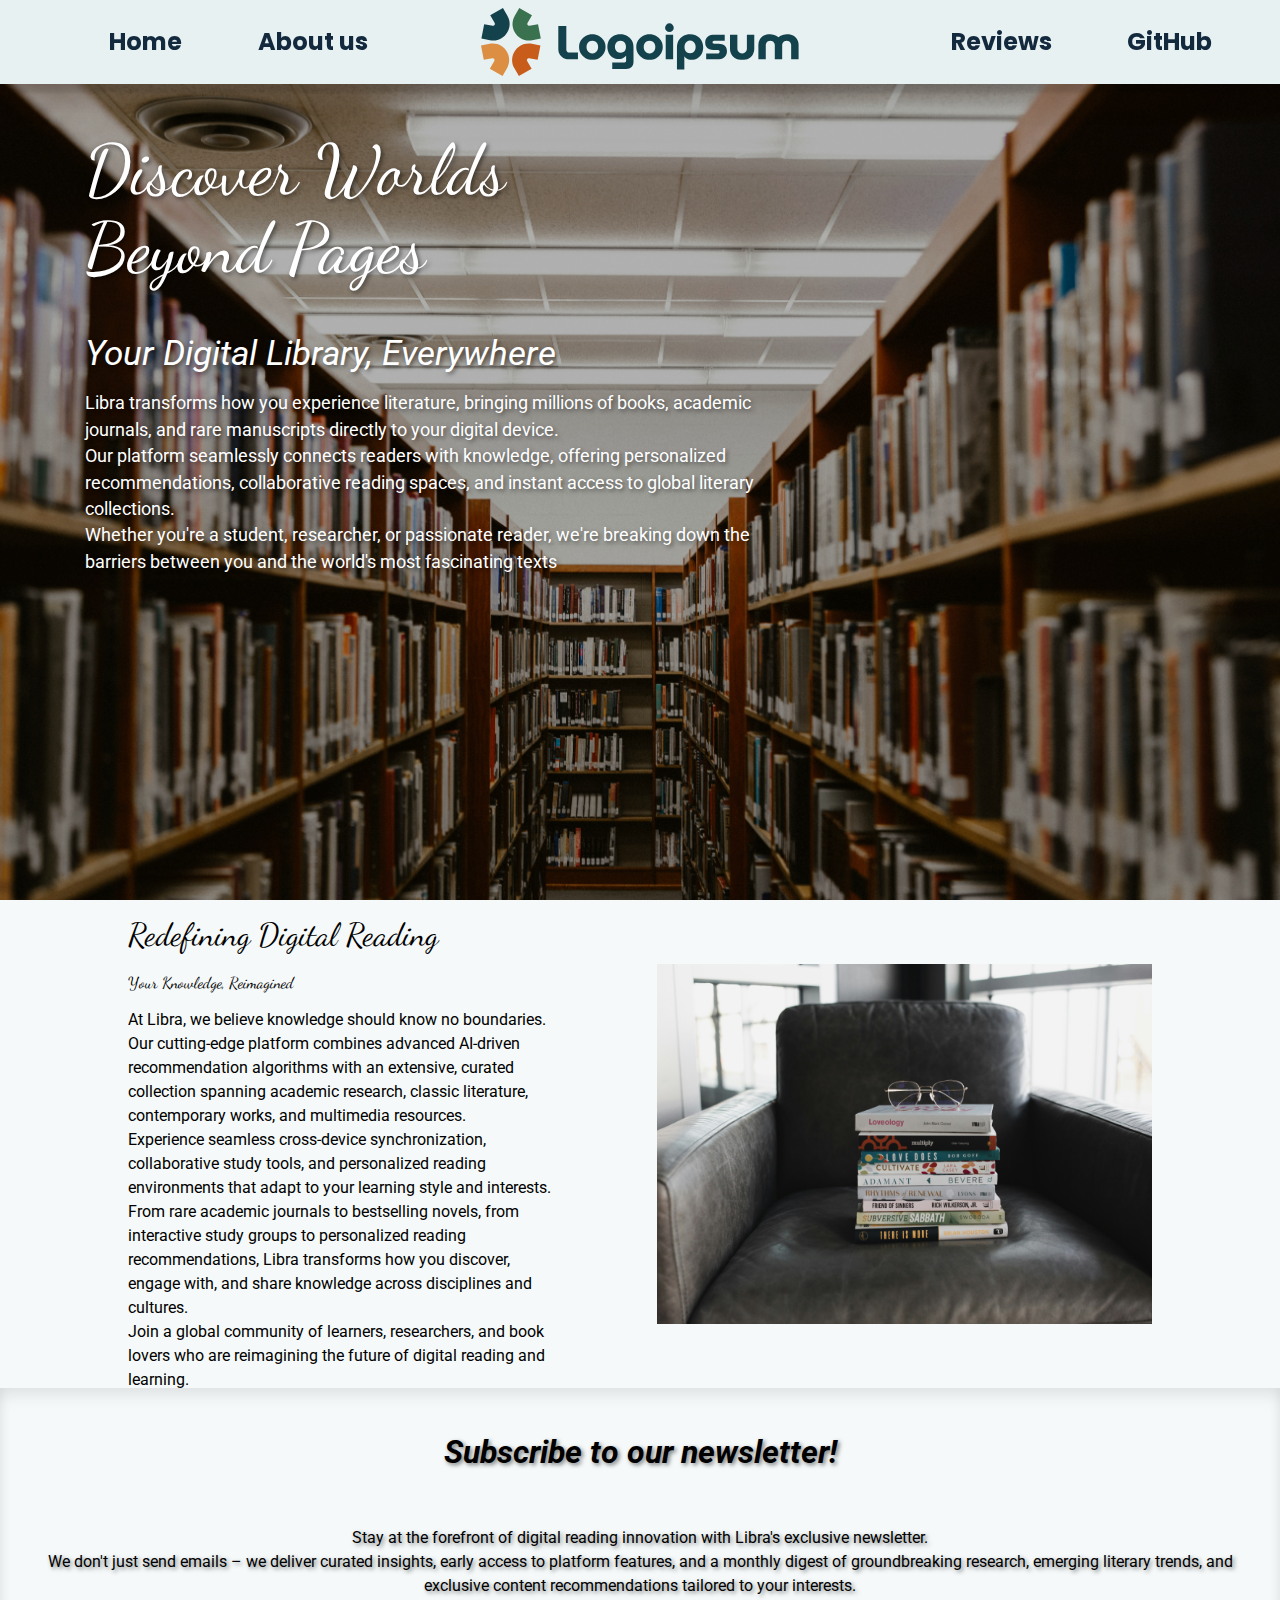
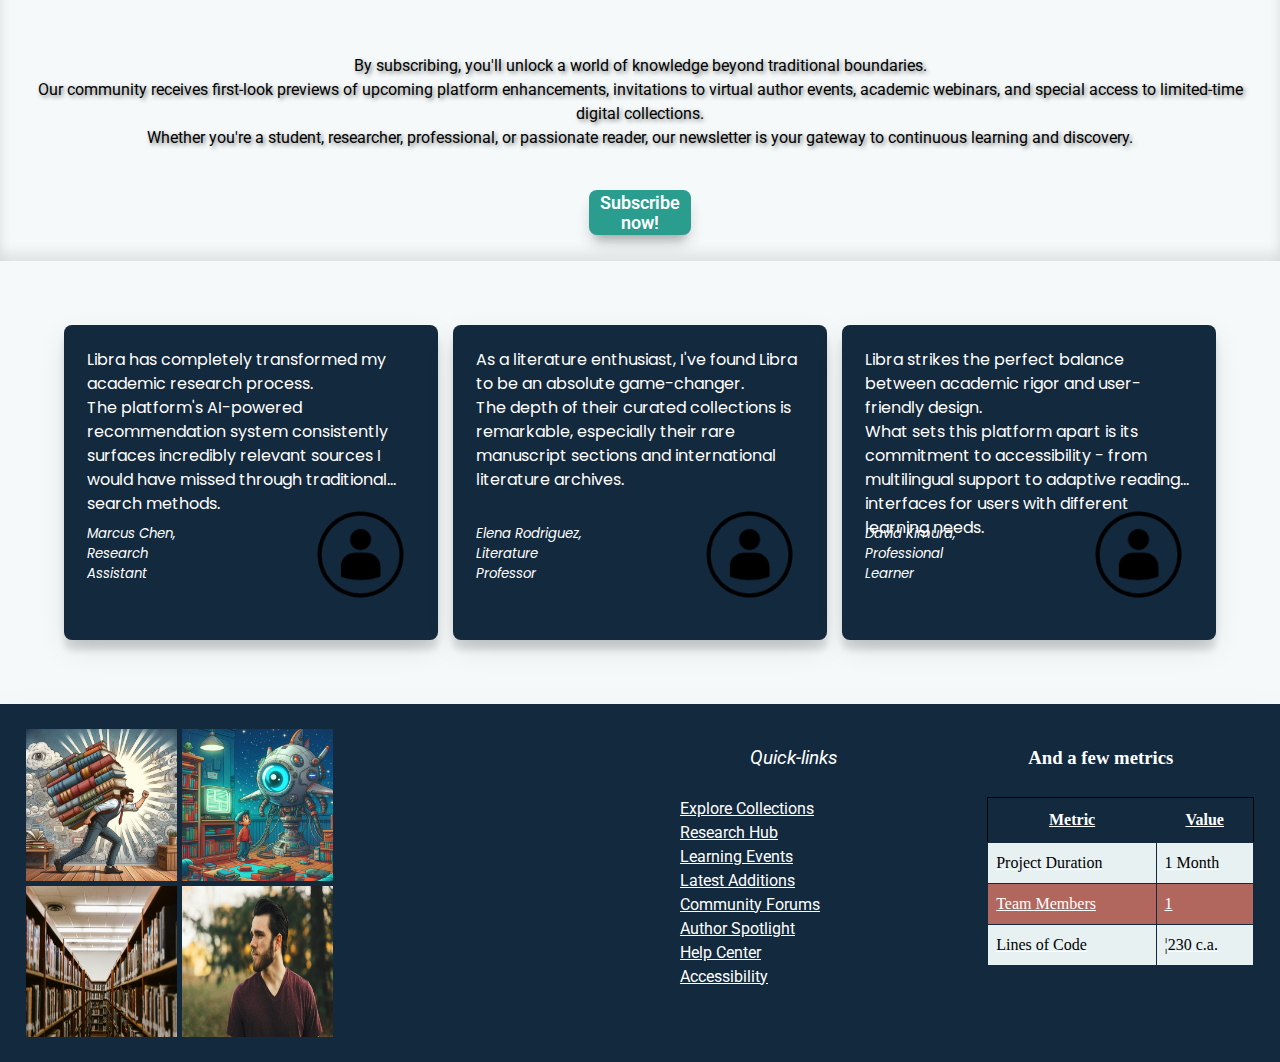
<file: index.html>
<!DOCTYPE html>
<html lang="en">
<head>
    <meta charset="UTF-8">
    <meta name="viewport" content="width=device-width, initial-scale=1.0">
    <title>Libreria Libra</title>
    <link rel="stylesheet" href="normalize.css">
    <link rel="stylesheet" href="style.css">
    <script src="script.js" defer></script>
    <!---Stili necessari per il funzionamento di google fonts e dei relativi font - il sistema torna ai font ... di sistema, qualora non siano disponibili--->
    <link rel="preconnect" href="https://fonts.googleapis.com">
    <link rel="preconnect" href="https://fonts.gstatic.com" crossorigin>
    <link rel="stylesheet" href="fonts.css">
    <link href="https://fonts.googleapis.com/css2?family=Dancing+Script:wght@400..700&family=Poppins:ital,wght@0,100;0,200;0,300;0,400;0,500;0,600;0,700;0,800;0,900;1,100;1,200;1,300;1,400;1,500;1,600;1,700;1,800;1,900&family=Roboto:ital,wght@0,100;0,300;0,400;0,500;0,700;0,900;1,100;1,300;1,400;1,500;1,700;1,900&display=swap" rel="stylesheet">
</head>
<body>
    <header class="grid poppins-bold">
        <ul class="leftMenu flex">
            <li><a href="#">Home</a></li>
            <li><a href="#about">About us</a></li>
        </ul>
        <img src="img/logoipsum-330.svg" alt="">
        <ul class="rightMenu flex">
            <li><a href="#reviews">Reviews</a></li>
            <li><a href="https://github.com/T-Tommasi/cssPiaggia" target="_blank">GitHub</a></li>
        </ul>
    </header>
    <div class="heroBanner grid">
        <div class="heroText flex roboto-regular">
            <h1 class="dancing-script-300">Discover Worlds Beyond Pages</h1>
            <h4 class="roboto-regular-italic">Your Digital Library, Everywhere</h4>
            <p>Libra transforms how you experience literature, bringing millions of books, academic journals, and rare manuscripts directly to your digital device.<br>
                Our platform seamlessly connects readers with knowledge, offering personalized recommendations, collaborative reading spaces, and instant access to global literary collections.<br>
                Whether you're a student, researcher, or passionate reader, we're breaking down the barriers between you and the world's most fascinating texts</p>
        </div>
    </div>
    <div class="container grid" id="about">
        <div class="content flex">
            <div class="contentText roboto-regular">
                <h1 class="dancing-script-300">Redefining Digital Reading</h1>
                <h4 class="dancing-script-300">Your Knowledge, Reimagined</h4>
                <p>At Libra, we believe knowledge should know no boundaries.<br> Our cutting-edge platform combines advanced AI-driven recommendation algorithms with an extensive, curated collection spanning academic research, classic literature, contemporary works, and multimedia resources.<br> Experience seamless cross-device synchronization, collaborative study tools, and personalized reading environments that adapt to your learning style and interests.<br> From rare academic journals to bestselling novels, from interactive study groups to personalized reading recommendations, Libra transforms how you discover, engage with, and share knowledge across disciplines and cultures.<br> Join a global community of learners, researchers, and book lovers who are reimagining the future of digital reading and learning.</p>
            </div>
            <img src="img/alexandra-fuller-4RNLzJzEMMs-unsplash.jpg" alt="">
        </div>
        <div class="post flex roboto-regular">
            <h1 class="roboto-bold-italic">Subscribe to our newsletter!</h1>
            <p>Stay at the forefront of digital reading innovation with Libra's exclusive newsletter.
                <br> We don't just send emails – we deliver curated insights, early access to platform features, and a monthly digest of groundbreaking research, emerging literary trends, and exclusive content recommendations tailored to your interests.</p>
            <p>By subscribing, you'll unlock a world of knowledge beyond traditional boundaries.<br>
                Our community receives first-look previews of upcoming platform enhancements, invitations to virtual author events, academic webinars, and special access to limited-time digital collections.<br>
                Whether you're a student, researcher, professional, or passionate reader, our newsletter is your gateway to continuous learning and discovery.</p>
            <button class="fakeSubscribe" id="subscribe">Subscribe now!</button>
            <dialog>
                <div class="flex roboto-regular">
                    <form action="get" class="flex">
                        <div class="flex">
                            <div>
                                <label for="name">Name: </label>
                                <input type="text" id="name">
                            </div>
                            <div>
                                <label for="email">Email: </label>
                                <input type="email" id="email">
                            </div>
                            <div>
                                <label for="telephone">Phone: </label>
                                <input type="tel" id="telephone">
                            </div>
                            <div>
                                <label for="birth">Date of birth: </label>
                                <input type="date" id="birth">
                            </div>
                        </div>
                    </form>
                    <div>
                        <h3>Thank you!</h3>
                        <h4>We promise we wont spam you!</h4>
                        <h8>maybe...</h8>
                    </div>
                    <button type="submit" id="fakeSubmit">Submit!</button>
                </div>
            </dialog>
        </div>
        <div class="reviews flex poppins-regular" id="reviews">
            <div id="review1" class="grid">
                <p>Libra has completely transformed my academic research process.<br> The platform's AI-powered recommendation system consistently surfaces incredibly relevant sources I would have missed through traditional search methods.<br>
                </p>
                <h5 class="poppins-regular-italic">Marcus Chen, Research Assistant</h5>
                <img src="img/user_icon_001-removebg-preview.webp" alt="temporary user icon">
            </div>
            <div id="review2" class="grid">
                <p>As a literature enthusiast, I've found Libra to be an absolute game-changer.<br>
                    The depth of their curated collections is remarkable, especially their rare manuscript sections and international literature archives.<br>
                </p>
                <h5 class="poppins-regular-italic">Elena Rodriguez, Literature Professor</h5>
                <img src="img/user_icon_001-removebg-preview.webp" alt="temporary user icon">
            </div>
            <div id="review3" class="grid">
                <p>Libra strikes the perfect balance between academic rigor and user-friendly design.<br>
                    What sets this platform apart is its commitment to accessibility - from multilingual support to adaptive reading interfaces for users with different learning needs.<br></p>
                <h5 class="poppins-regular-italic">David Kimura, Professional Learner</h5>
                <img src="img/user_icon_001-removebg-preview.webp" alt="temporary user icon">
            </div>
        </div>
    </div>
    <footer class="grid">
        <div class="images grid">
            <img src="img/footer1.jpg" alt="">
            <img src="img/footer2.jpg" alt="">
            <img src="img/priscilla-du-preez-ggeZ9oyI-PE-unsplash.jpg" alt="">
            <img src="img/drew-hays-agGIKYs4mYs-unsplash.jpg" alt="">
        </div>
        <h3 id="firstH3" class="roboto-regular-italic">Quick-links</h3>
            <ul id="footerMenu1" class="roboto-regular">
                <li class="footerMenuText roboto-regular"><a href="#">Explore Collections</a></li>
                <li class="footerMenuText roboto-regular"><a href="#">Research Hub</a></li>
                <li class="footerMenuText roboto-regular"><a href="#">Learning Events</a></li>
                <li class="footerMenuText roboto-regular"><a href="#">Latest Additions</a></li>
                <li class="footerMenuText roboto-regular"><a href="#">Community Forums</a></li>
                <li class="footerMenuText roboto-regular"><a href="#">Author Spotlight</a></li>
                <li class="footerMenuText roboto-regular"><a href="#">Help Center</a></li>
                <li class="footerMenuText roboto-regular"><a href="#">Accessibility</a></li>
            </ul>
        <h3 id='secondH3'>And a few metrics</h3>
        <ul id="footerMenu2">
            <table>
                <thead>
                    <tr>
                        <th>Metric</th>
                        <th>Value</th>
                    </tr>
                </thead>
                <tbody>
                    <tr>
                        <td>Project Duration</td>
                        <td>1 Month</td>
                    </tr>
                    <tr>
                        <td>Team Members</td>
                        <td>1</td>
                    </tr>
                    <tr>
                        <td>Lines of Code</td>
                        <td>¦230 c.a.</td>
                    </tr>
                </tbody>
            </table>
        </ul>
    </footer>
</body>
</html>
</file>
<file: style.css>
* {
   /* border: red 1px solid;*/
    box-sizing: border-box;
}

html, body {
    width: 100%;
}

body {
    background: url(img/double-bubble-outline.png);
    background-repeat: repeat;
    background-attachment: fixed;
    margin: 0;
}

.grid {
    display: grid;
}

.flex {
    display: flex;
}

header {
    background-color: #E8F1F2;
    margin: 0;
    padding: 8px;
    grid-template-columns: repeat(3, 1fr);
    position: fixed;
    z-index: 9;
    width: 100%;
    box-shadow: 0px 19px 3px -10px rgba(0,0,0,0.1),0px 27px 32px -14px rgba(0,0,0,0.1);
}

header>img {
    margin: auto;
    height: 100%;
}

header>ul {
    list-style: none;
}

.rightMenu,.leftMenu {
    justify-content:space-evenly;
    align-items: center;
    gap: 15px;
}

.rightMenu>li>a,.leftMenu>li>a {
    color: #13293D;
    text-decoration: none;  
    text-align: center;
    font-size: 1.5em;
    transition: color 0.5s ease;
}

.rightMenu a:hover, .leftMenu a:hover {
    color: red;
}

.heroBanner {
    width: 100%;
    height: 100dvh;
    background-image: url(img/priscilla-du-preez-ggeZ9oyI-PE-unsplash.jpg);
    background-position: center;
    background-size: cover;
    background-attachment: fixed;
    position: relative;
    grid-template: repeat(2, 1fr) / repeat(3, 1fr);
    margin: 0;
}

.heroBanner::before {
    background-color: black;
    opacity: 0.3;
    content: "";
    top: 0;
    bottom: 0;
    right: 0;
    left: 0;
    position: absolute;
}

.heroText, .buttons {
    flex-direction: column;
    text-shadow: 2px 2px 4px rgba(0, 0, 0, 0.5); 
}

.heroText {
    font-size: 2.2em;
    color: white;
    padding: 10%;
    position: relative;
    grid-column: 1 / 3;
    margin: 0;
}

.heroText>p{
    font-size: 0.5em;
}

.container::before {
    background: #E8F1F2;
    position: absolute;
    top: 0;
    left: 0;
    right: 0;
    bottom: 0;
    content: "";
    opacity: 0.45;
}
.container {
    grid-template: auto auto auto/ 1fr 1fr 1fr;
    height: auto;
    position: relative;
    overflow: hidden;
    }

.content {
    grid-column: 1 / 4;
    grid-row: 1 / 2;
    padding: 5%;
    gap: 10%;
    justify-content: center;
    align-items: center;
    position: relative;
    margin: 5%;
    height: 40dvh;
}

.content>img {
    width: 55dvh;
    height: 40dvh;
}

.post::before {
    backdrop-filter: blur(15px);
}

.post{
    grid-row: 2 / 3;
    grid-column: 1 span;
    width: 100dvw;
    align-items: center;
    justify-items: center;
    flex-direction: column;
    gap: 40px;
    background:url(img/drew-hays-agGIKYs4mYs-unsplash.jpg);
    position: relative;
    background-attachment: fixed;
    padding: 2%;
    text-align: center;
    box-shadow: inset 0px 12px 17px -6px rgba(0,0,0,0.1),inset 0px -10px 15px -3px rgba(0,0,0,0.1);
    text-shadow: 2px 2px 4px rgba(0, 0, 0, 0.5); 

}

.fakeSubscribe {
    background-color: #2A9D8F;
    box-shadow: 0px 10px 9px -8px rgba(0,0,0,0.1),0px 10px 9px -6px rgba(0,0,0,0.1),0px 10px 17px -3px rgba(0,0,0,0.1),0px 10px 15px -3px rgba(0,0,0,0.1);
    height: 5dvh;
    width: 8dvw;
    border-radius: .5rem;
    color: white;
    font-size: max(1em, calc(1em + 10%));
    text-align: center;
    text-decoration: none #D1D5DB solid;
    font-weight: 600;
    line-height: 1.25rem;
    box-sizing: border-box;
    border: 0;
    transition: ease-in-out background-color .5s,  ease-in-out color .5s;;
}

.fakeSubscribe:hover {
  background-color: #b2675e;
  color: black;
}

.fakeSubscribe:focus {
  outline: 2px solid transparent;
  outline-offset: 2px;
}

dialog {
    padding: 4%;
    box-shadow: 0px 10px 60px -10px rgba(0,0,0,0.1),0px 10px 9px -6px rgba(0,0,0,0.1),0px 10px 7px -3px rgba(0,0,0,0.1);
    border: none;
    background-color: #b2675e;
    color: white;
    border-radius: 8px;
}

dialog::backdrop {
    backdrop-filter: blur(5px);
    background-color: rgba(0, 0, 0, 0.5);
}

dialog h8{
    font-size: 0.5em;
}

dialog>div.flex {
    flex-direction: column;
    justify-content: center;
    align-items: center;
    gap: 25px;
}

.post form {
    gap: 5%;
    position: relative;
}

form>div.flex {
    flex-direction: column;
    gap: 15px;
    justify-content: space-between;
}

dialog>button {
    border-radius: 6px;
    width: 6dvw;
    height: 4dvh;
    margin: 3% AUTO;
    display: block;
}

.reviews {
    justify-content: space-between;
    align-items: center;
    width: auto;
    height: auto;
    gap: 15px;
    position: relative;
    grid-row: 3 / 4;
    padding: 5%;
    overflow: hidden;
}

.reviews img {
    width: 50%;
    grid-column: 2 / 4;
    grid-row: 2 / 3;
    align-self: center;
    justify-self: flex-end;
    position: relative;
    max-width: 80%;
    max-height: 100%;
    object-fit: contain;
}

.reviews p {
    grid-column: 1 / 4;
    grid-row: 1 / 2;
    margin: 0;
    max-height: 100%;
    display: -webkit-box;
    -webkit-line-clamp: 6;
    -webkit-box-orient: vertical;
}

.reviews h5 {
    grid-column: 1 / 2;
    grid-row: 2 / 3;
    max-height: 100%;
    object-fit: contain;
}

#review1, #review2, #review3 {
    background-color: #13293D;
    color: white;
    padding: 2%;
    width: 55dvh;
    height: 35dvh;
    border-radius: 8px;
    box-shadow: 0px 10px 15px -8px rgba(0,0,0,0.1),0px 10px 6px 0px rgba(0,0,0,0.1),0px 10px 31px -3px rgba(0,0,0,0.1);
    grid-template: repeat(2, 1fr) / repeat(3, 1fr);
    justify-content: center;
    align-items: center;
}

footer {
    background-color: #13293D;
    width: 100%;
    height: auto;
    padding: 2%;
    grid-template-columns: repeat(4, 1fr);
    grid-template-rows: 0.2fr 1fr;
    color: white;
    box-shadow: 0px 10px 31px -3px rgba(0,0,0,0.1);
}

#footerMenu1 {
    grid-column: 3 / 4;
    grid-row: 2 / 3;
}

#footerMenu2 {
    grid-column: 4 / 5;
    grid-row: 2 / 3;
}

footer li, footer ul {
    color: white;
    list-style: none;
}

footer ul {
    text-decoration: underline;
}

#firstH3 {
    text-align: center;
    text-decoration: none;
    grid-column: 3 / 4;
    grid-row: 1/2;
}

#secondH3 {
    text-align: center;
    text-decoration: none;
    grid-column: 4 / 5;
    grid-row: 1/2;
}

footer>.images {
    grid-column: 1 / 2;
    grid-row: 1 / 3;
    grid-template: repeat(2, 1fr)/ repeat(2, 1fr);
    gap: 5px;
}

.images>img {
    height: 100%;
    width: 100%;
}

table {
    width: 100%;
    border-collapse: collapse;
    background-color: #E8F1F2;
    color: black;
}

thead{
    border: black 1px solid;
}

th {
    background-color: #13293D;
    color: white;
    padding: 10px;
}

tr:nth-child(even) {
    background-color: #b2675e; 
    color: white;
}

td {
    border: 1px solid #13293D;
    padding: 8px;
    text-align: left;
}
</file>
<file: fonts.css>
.roboto-thin {
    font-family: "Roboto", serif;
    font-weight: 100;
    font-style: normal;
  }
  
  .roboto-light {
    font-family: "Roboto", serif;
    font-weight: 300;
    font-style: normal;
  }
  
  .roboto-regular {
    font-family: "Roboto", serif;
    font-weight: 400;
    font-style: normal;
  }
  
  .roboto-medium {
    font-family: "Roboto", serif;
    font-weight: 500;
    font-style: normal;
  }
  
  .roboto-bold {
    font-family: "Roboto", serif;
    font-weight: 700;
    font-style: normal;
  }
  
  .roboto-black {
    font-family: "Roboto", serif;
    font-weight: 900;
    font-style: normal;
  }
  
  .roboto-thin-italic {
    font-family: "Roboto", serif;
    font-weight: 100;
    font-style: italic;
  }
  
  .roboto-light-italic {
    font-family: "Roboto", serif;
    font-weight: 300;
    font-style: italic;
  }
  
  .roboto-regular-italic {
    font-family: "Roboto", serif;
    font-weight: 400;
    font-style: italic;
  }
  
  .roboto-medium-italic {
    font-family: "Roboto", serif;
    font-weight: 500;
    font-style: italic;
  }
  
  .roboto-bold-italic {
    font-family: "Roboto", serif;
    font-weight: 700;
    font-style: italic;
  }
  
  .roboto-black-italic {
    font-family: "Roboto", serif;
    font-weight: 900;
    font-style: italic;
  }

  .poppins-thin {
    font-family: "Poppins", serif;
    font-weight: 100;
    font-style: normal;
  }
  
  .poppins-extralight {
    font-family: "Poppins", serif;
    font-weight: 200;
    font-style: normal;
  }
  
  .poppins-light {
    font-family: "Poppins", serif;
    font-weight: 300;
    font-style: normal;
  }
  
  .poppins-regular {
    font-family: "Poppins", serif;
    font-weight: 400;
    font-style: normal;
  }
  
  .poppins-medium {
    font-family: "Poppins", serif;
    font-weight: 500;
    font-style: normal;
  }
  
  .poppins-semibold {
    font-family: "Poppins", serif;
    font-weight: 600;
    font-style: normal;
  }
  
  .poppins-bold {
    font-family: "Poppins", serif;
    font-weight: 700;
    font-style: normal;
  }
  
  .poppins-extrabold {
    font-family: "Poppins", serif;
    font-weight: 800;
    font-style: normal;
  }
  
  .poppins-black {
    font-family: "Poppins", serif;
    font-weight: 900;
    font-style: normal;
  }
  
  .poppins-thin-italic {
    font-family: "Poppins", serif;
    font-weight: 100;
    font-style: italic;
  }
  
  .poppins-extralight-italic {
    font-family: "Poppins", serif;
    font-weight: 200;
    font-style: italic;
  }
  
  .poppins-light-italic {
    font-family: "Poppins", serif;
    font-weight: 300;
    font-style: italic;
  }
  
  .poppins-regular-italic {
    font-family: "Poppins", serif;
    font-weight: 400;
    font-style: italic;
  }
  
  .poppins-medium-italic {
    font-family: "Poppins", serif;
    font-weight: 500;
    font-style: italic;
  }
  
  .poppins-semibold-italic {
    font-family: "Poppins", serif;
    font-weight: 600;
    font-style: italic;
  }
  
  .poppins-bold-italic {
    font-family: "Poppins", serif;
    font-weight: 700;
    font-style: italic;
  }
  
  .poppins-extrabold-italic {
    font-family: "Poppins", serif;
    font-weight: 800;
    font-style: italic;
  }
  
  .poppins-black-italic {
    font-family: "Poppins", serif;
    font-weight: 900;
    font-style: italic;
  }

.dancing-script-300 {
  font-family: "Dancing Script", serif;
  font-optical-sizing: auto;
  font-weight: 300;
  font-style: normal;
}
</file>
